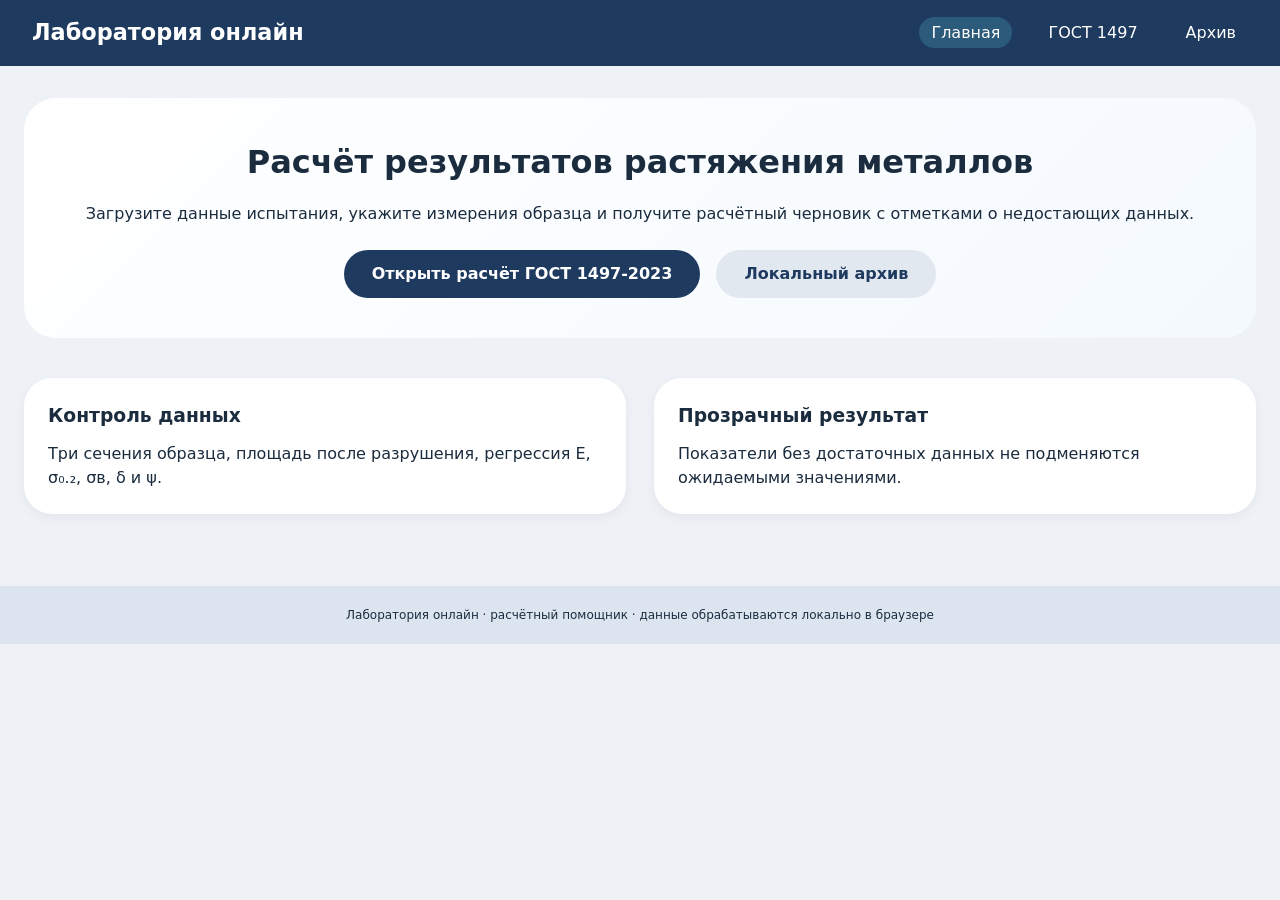
<file: index.html>
<!doctype html><html lang="ru"><head><meta charset="utf-8"><meta name="viewport" content="width=device-width,initial-scale=1"><title>Лаборатория онлайн — растяжение металлов</title><link rel="stylesheet" href="style.css"></head><body><header><div class="logo">Лаборатория онлайн</div><nav><a class="active" href="index.html">Главная</a><a href="gost-1497.html">ГОСТ 1497</a><a href="protocols.html">Архив</a></nav></header><main class="container"><section class="hero"><h1>Расчёт результатов растяжения металлов</h1><p>Загрузите данные испытания, укажите измерения образца и получите расчётный черновик с отметками о недостающих данных.</p><div class="hero-buttons"><a href="gost-1497.html" class="btn-primary">Открыть расчёт ГОСТ 1497-2023</a><a href="protocols.html" class="btn-secondary">Локальный архив</a></div></section><section class="cards"><div class="card"><h3>Контроль данных</h3><p>Три сечения образца, площадь после разрушения, регрессия E, σ₀.₂, σв, δ и ψ.</p></div><div class="card"><h3>Прозрачный результат</h3><p>Показатели без достаточных данных не подменяются ожидаемыми значениями.</p></div></section></main><footer>Лаборатория онлайн · расчётный помощник · данные обрабатываются локально в браузере</footer></body></html>
</file>
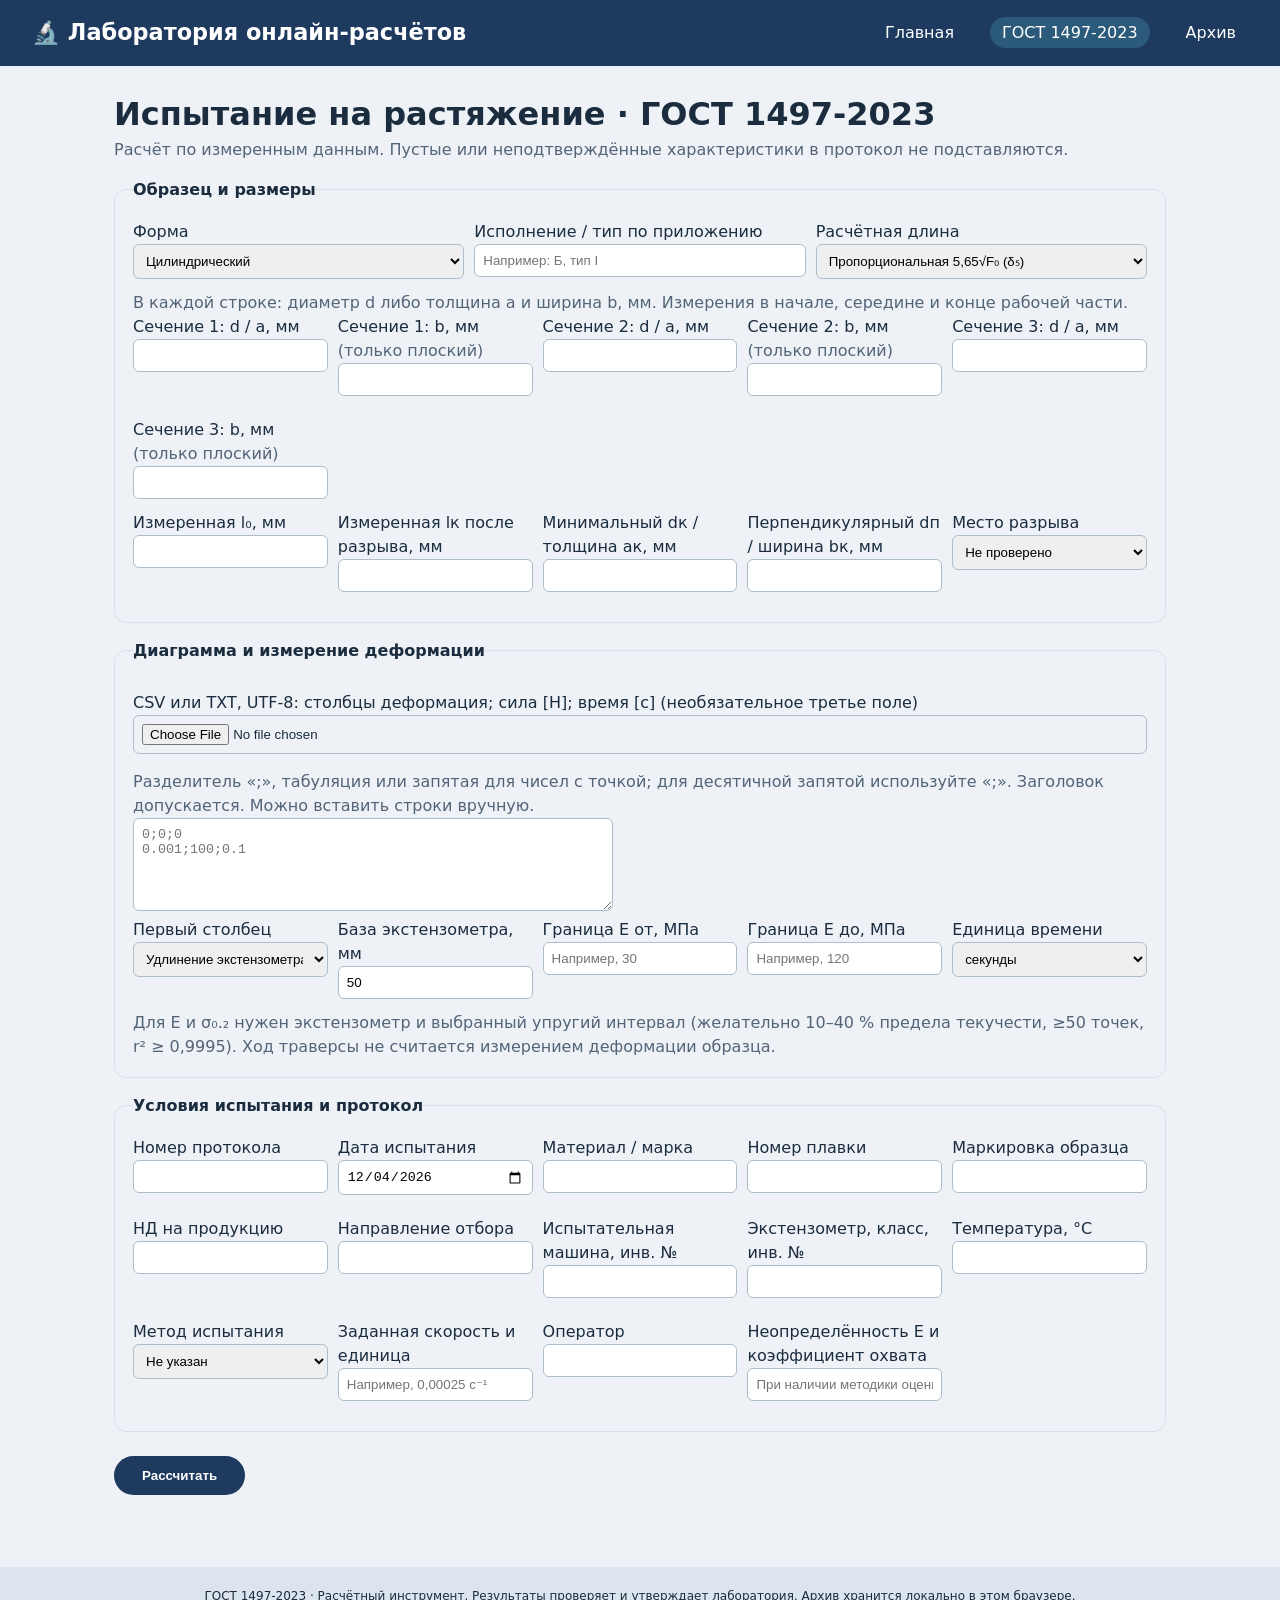
<file: gost-1497.html>
<!doctype html><html lang="ru"><head><meta charset="utf-8"><meta name="viewport" content="width=device-width,initial-scale=1"><title>Испытание на растяжение — ГОСТ 1497-2023</title><link rel="stylesheet" href="style.css"><style>main{max-width:1100px;margin:auto;padding:24px}fieldset{border:1px solid #d7e0ea;border-radius:12px;margin:16px 0;padding:18px}legend{font-weight:700}label{display:block;margin:10px 0 4px}input,select,textarea{width:100%;max-width:480px;padding:8px;border:1px solid #aebdca;border-radius:6px;box-sizing:border-box}input[type=file]{max-width:100%}input[type=checkbox]{width:auto}button{padding:10px 18px;margin:8px 8px 8px 0;cursor:pointer}.grid{display:grid;grid-template-columns:repeat(auto-fit,minmax(180px,1fr));gap:10px}.grid label{margin:0}.grid input,.grid select{max-width:none}.muted{color:#536477}.notice{background:#fff3d7;padding:12px;border-radius:8px}.result{background:#eef8f5;padding:16px;border-radius:12px}table{border-collapse:collapse;width:100%}th,td{border:1px solid #cbd5df;padding:8px;text-align:left}#plot{width:100%;height:340px;background:white;border:1px solid #ddd} @media print{header,button,input[type=file],.input,footer{display:none!important}main{max-width:none}fieldset{break-inside:avoid}}</style></head><body><header><div class="logo">🔬 Лаборатория онлайн-расчётов</div><nav><a href="index.html">Главная</a><a class="active" href="gost-1497.html">ГОСТ 1497-2023</a><a href="protocols.html">Архив</a></nav></header><main><h1>Испытание на растяжение · ГОСТ 1497-2023</h1><p class="muted">Расчёт по измеренным данным. Пустые или неподтверждённые характеристики в протокол не подставляются.</p><div class="input"><fieldset><legend>Образец и размеры</legend><div class="grid"><label>Форма<select id="shape"><option value="round">Цилиндрический</option><option value="flat">Плоский</option></select></label><label>Исполнение / тип по приложению<input id="type" placeholder="Например: Б, тип I"></label><label>Расчётная длина<select id="lengthType"><option value="short">Пропорциональная 5,65√F₀ (δ₅)</option><option value="long">Пропорциональная 11,3√F₀ (δ₁₀)</option><option value="brittle">2,82√F₀ для хрупкого материала</option><option value="other">Непропорциональная / иная</option></select></label></div><p class="muted">В каждой строке: диаметр d либо толщина a и ширина b, мм. Измерения в начале, середине и конце рабочей части.</p><div id="sections" class="grid"></div><p id="geometryHint" class="muted"></p><div class="grid"><label>Измеренная l₀, мм<input id="l0" type="number" min="0" step="any"></label><label>Измеренная lк после разрыва, мм<input id="lk" type="number" min="0" step="any"></label><label>Минимальный dк / толщина aк, мм<input id="neckA" type="number" min="0" step="any"></label><label>Перпендикулярный dп / ширина bк, мм<input id="neckB" type="number" min="0" step="any"></label><label>Место разрыва<select id="breakPosition"><option value="unknown">Не проверено</option><option value="ok">Дальше 1/3 l₀ от метки</option><option value="near">В пределах 1/3 l₀ от метки</option></select></label></div></fieldset><fieldset><legend>Диаграмма и измерение деформации</legend><label>CSV или TXT, UTF-8: столбцы деформация; сила [Н]; время [с] (необязательное третье поле)<input id="file" type="file" accept=".csv,.txt"></label><p class="muted">Разделитель «;», табуляция или запятая для чисел с точкой; для десятичной запятой используйте «;». Заголовок допускается. Можно вставить строки вручную.</p><textarea id="raw" rows="5" placeholder="0;0;0&#10;0.001;100;0.1"></textarea><div class="grid"><label>Первый столбец<select id="strainSource"><option value="mm">Удлинение экстензометра, мм</option><option value="percent">Относительная деформация, %</option><option value="ratio">Относительная деформация, доля</option><option value="crosshead">Ход траверсы, мм</option></select></label><label>База экстензометра, мм<input id="gaugeBase" type="number" value="50" min="0" step="any"></label><label>Граница E от, МПа<input id="fitMin" type="number" min="0" step="any" placeholder="Например, 30"></label><label>Граница E до, МПа<input id="fitMax" type="number" min="0" step="any" placeholder="Например, 120"></label><label>Единица времени<select id="timeUnit"><option value="s">секунды</option><option value="min">минуты</option></select></label></div><p class="muted">Для E и σ₀.₂ нужен экстензометр и выбранный упругий интервал (желательно 10–40 % предела текучести, ≥50 точек, r² ≥ 0,9995). Ход траверсы не считается измерением деформации образца.</p></fieldset><fieldset><legend>Условия испытания и протокол</legend><div class="grid"><label>Номер протокола<input id="protocolNo"></label><label>Дата испытания<input id="date" type="date"></label><label>Материал / марка<input id="material"></label><label>Номер плавки<input id="heat"></label><label>Маркировка образца<input id="sample"></label><label>НД на продукцию<input id="productStandard"></label><label>Направление отбора<input id="direction"></label><label>Испытательная машина, инв. №<input id="machine"></label><label>Экстензометр, класс, инв. №<input id="extensometer"></label><label>Температура, °C<input id="temperature" type="number" step="any"></label><label>Метод испытания<select id="method"><option value="">Не указан</option><option value="A">А · скорость деформации</option><option value="B">Б · скорость нагружения</option></select></label><label>Заданная скорость и единица<input id="setSpeed" placeholder="Например, 0,00025 с⁻¹"></label><label>Оператор<input id="operator"></label><label>Неопределённость E и коэффициент охвата<input id="uncertainty" placeholder="При наличии методики оценки"></label></div></fieldset><button id="analyze" class="btn-primary">Рассчитать</button></div><div id="output" aria-live="polite"></div><canvas id="plot" width="1000" height="340" hidden></canvas><section id="protocol" hidden></section><button id="print" hidden>Печать / сохранить PDF</button><button id="save" hidden>Сохранить в архив браузера</button></main><footer><p>ГОСТ 1497-2023 · Расчётный инструмент. Результаты проверяет и утверждает лаборатория. Архив хранится локально в этом браузере.</p></footer><script src="engine.js"></script><script src="script.js"></script><script src="gost-app.js"></script></body></html>
</file>
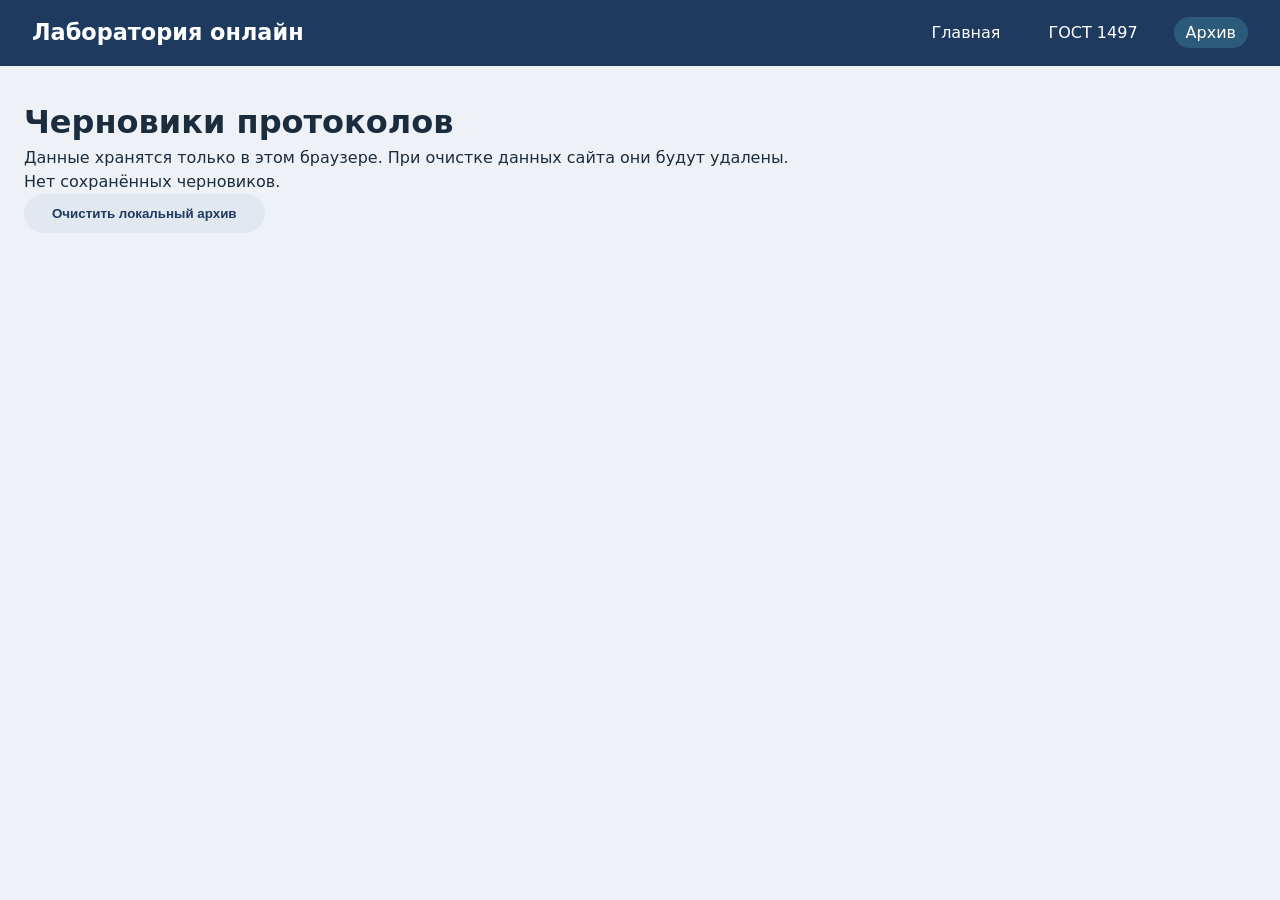
<file: protocols.html>
<!doctype html><html lang="ru"><head><meta charset="utf-8"><meta name="viewport" content="width=device-width,initial-scale=1"><title>Локальный архив — лаборатория</title><link rel="stylesheet" href="style.css"></head><body><header><div class="logo">Лаборатория онлайн</div><nav><a href="index.html">Главная</a><a href="gost-1497.html">ГОСТ 1497</a><a class="active" href="protocols.html">Архив</a></nav></header><main class="container"><h1>Черновики протоколов</h1><p>Данные хранятся только в этом браузере. При очистке данных сайта они будут удалены.</p><ul id="protocolList"></ul><button id="clearBtn" class="btn-secondary">Очистить локальный архив</button></main><script src="script.js"></script><script>async function render(){const list=await loadAllProtocols(),el=document.getElementById('protocolList');el.replaceChildren();if(!list.length){el.textContent='Нет сохранённых черновиков.';return;}for(const item of list){const li=document.createElement('li'),p=item.protocol;li.textContent=`${item.date.slice(0,19)} · ${p.sampleId||'образец без номера'} · ${p.material||'материал не указан'} · σв: ${p.sigmaB??'—'} МПа · σ₀.₂: ${p.sigmaYield??'—'} МПа · δ: ${p.delta??'—'} %`;el.append(li);}}render();document.getElementById('clearBtn').onclick=async()=>{if(confirm('Удалить все локальные черновики?')){await clearProtocols();render();}};</script></body></html>
</file>
<file: style.css>
* {
    margin: 0;
    padding: 0;
    box-sizing: border-box;
}

body {
    font-family: 'Segoe UI', Roboto, system-ui, sans-serif;
    background: #eef2f7;
    color: #1a2c3e;
    line-height: 1.5;
}

header {
    background: #1e3a5f;
    color: white;
    padding: 16px 32px;
    display: flex;
    justify-content: space-between;
    align-items: center;
    flex-wrap: wrap;
    gap: 16px;
}

.logo {
    font-size: 1.4rem;
    font-weight: 700;
}

nav a {
    color: white;
    text-decoration: none;
    margin-left: 24px;
    padding: 6px 12px;
    border-radius: 30px;
    transition: 0.2s;
}

nav a:hover, nav a.active {
    background: #2c5a7a;
}

.container {
    max-width: 1300px;
    margin: 0 auto;
    padding: 32px 24px;
}

.hero {
    background: linear-gradient(135deg, #ffffff, #f4f9fe);
    border-radius: 32px;
    padding: 40px;
    margin-bottom: 40px;
    text-align: center;
}

.hero h1 {
    font-size: 2rem;
    margin-bottom: 16px;
}

.hero-buttons {
    margin-top: 24px;
    display: flex;
    gap: 16px;
    justify-content: center;
}

.btn-primary, .btn-secondary, .btn-success, .btn-cloud {
    padding: 12px 28px;
    border-radius: 40px;
    text-decoration: none;
    font-weight: 600;
    display: inline-block;
    border: none;
    cursor: pointer;
}

.btn-primary { background: #1e3a5f; color: white; }
.btn-secondary { background: #e2e8f0; color: #1e3a5f; }
.btn-success { background: #2c7a4d; color: white; }
.btn-cloud { background: #6c757d; color: white; }

.cards {
    display: grid;
    grid-template-columns: repeat(auto-fit, minmax(280px, 1fr));
    gap: 28px;
}

.card {
    background: white;
    border-radius: 28px;
    padding: 24px;
    box-shadow: 0 4px 12px rgba(0,0,0,0.05);
}

.card h3 { margin-bottom: 12px; }
.card-link { margin-top: 16px; display: inline-block; color: #1e3a5f; font-weight: 600; }

.two-columns {
    display: flex;
    flex-wrap: wrap;
    gap: 32px;
}

.input-panel, .result-panel {
    flex: 1;
    background: white;
    border-radius: 28px;
    padding: 24px;
}

input, select {
    width: 100%;
    padding: 10px 14px;
    border-radius: 28px;
    border: 1px solid #cbdde9;
    margin-bottom: 12px;
}

.row2 {
    display: flex;
    gap: 12px;
}

.protocol-preview {
    margin-top: 20px;
    background: #f8fafc;
    border-radius: 20px;
    padding: 16px;
    font-family: monospace;
}

footer {
    background: #dce5ef;
    text-align: center;
    padding: 20px;
    font-size: 0.75rem;
    margin-top: 40px;
}
</file>
